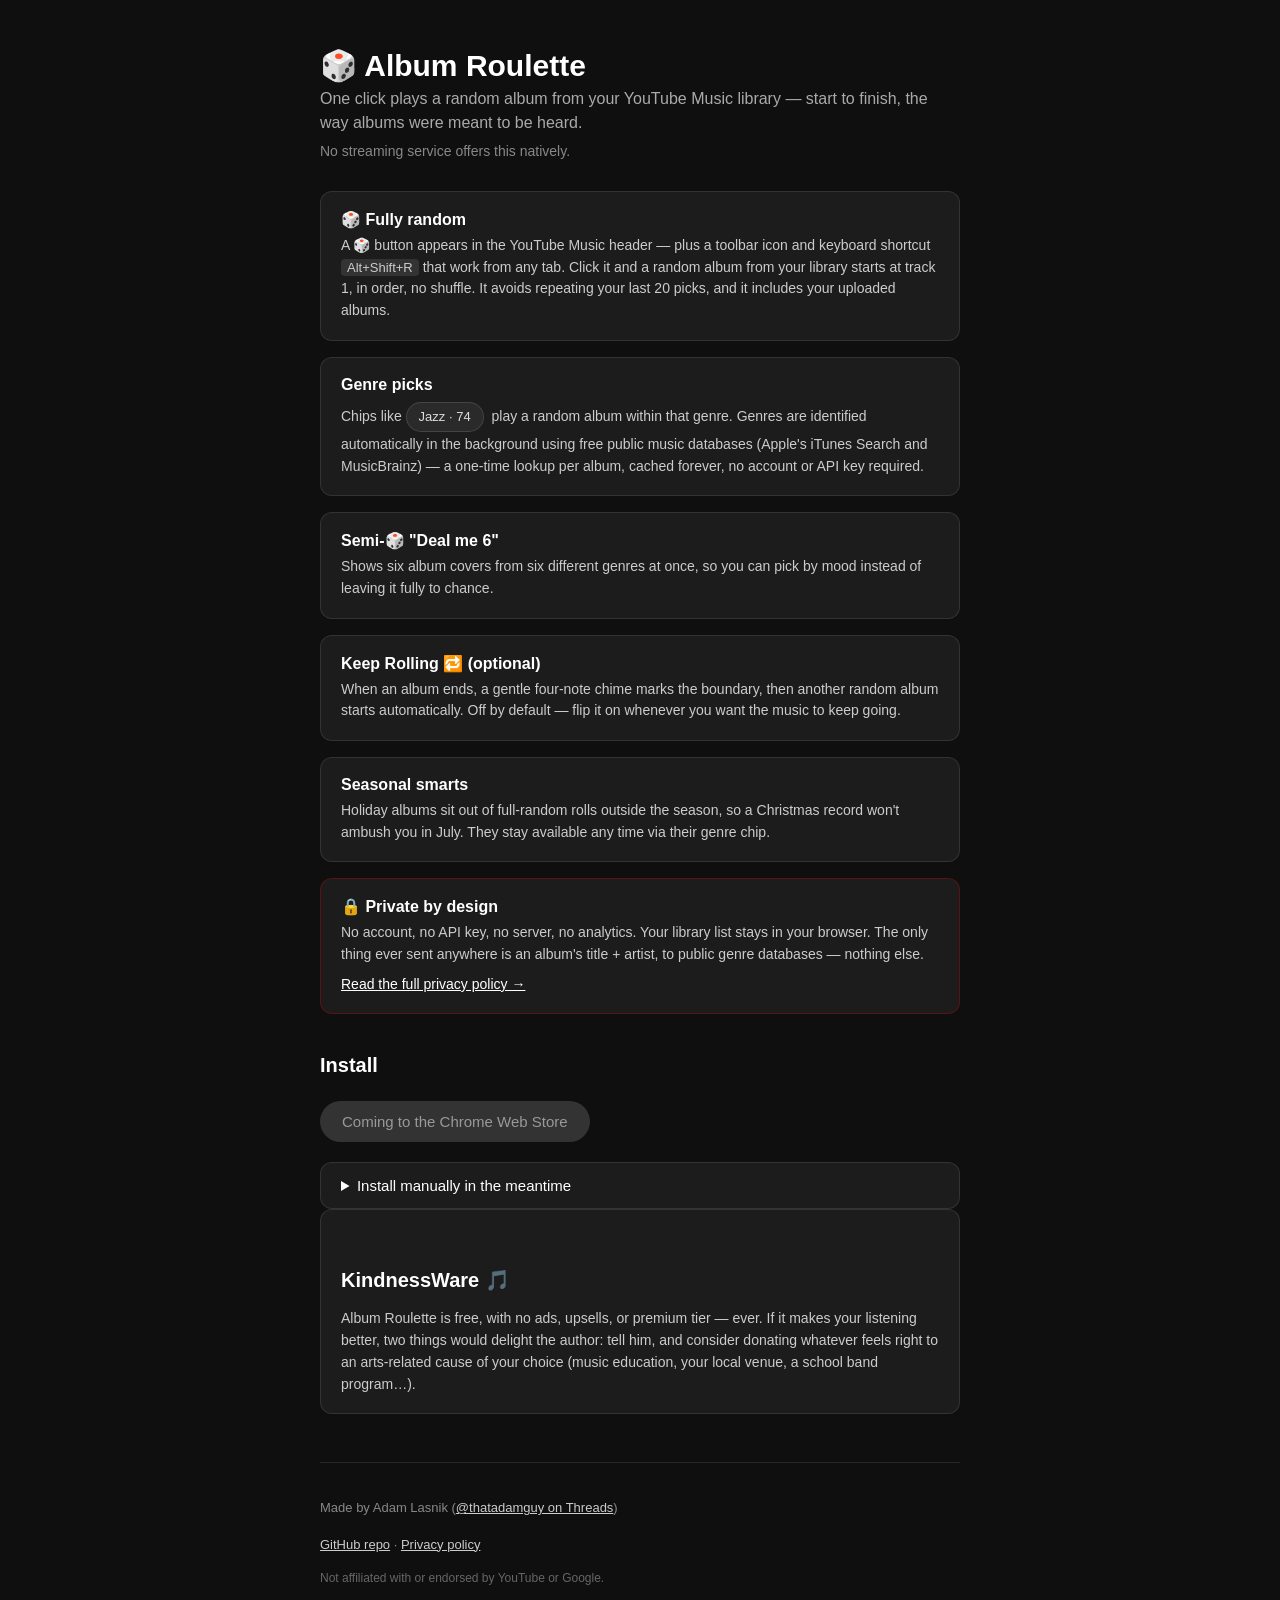
<file: docs/index.html>
<!DOCTYPE html>
<html lang="en">
<head>
<meta charset="utf-8">
<meta name="viewport" content="width=device-width, initial-scale=1">
<title>Album Roulette for YouTube Music 🎲</title>
<style>
  * { box-sizing: border-box; }
  body {
    background: #0f0f0f;
    color: #fff;
    font-family: Roboto, -apple-system, Arial, sans-serif;
    display: flex;
    justify-content: center;
    padding: 48px 16px;
    margin: 0;
  }
  main { max-width: 640px; width: 100%; }
  h1 { font-size: 30px; margin: 0 0 4px; }
  .tagline { color: #aaa; margin: 0 0 8px; font-size: 16px; line-height: 1.5; }
  .subtagline { color: #888; margin: 0 0 32px; font-size: 14px; }
  h2 { font-size: 20px; margin: 40px 0 16px; }
  .card {
    background: #1c1c1c;
    border: 1px solid rgba(255, 255, 255, 0.1);
    border-radius: 12px;
    padding: 18px 20px;
    margin-bottom: 16px;
  }
  .card h3 { font-size: 16px; margin: 0 0 6px; }
  .card p { color: #ccc; font-size: 14px; line-height: 1.55; margin: 0; }
  .card p + p { margin-top: 8px; }
  .chip {
    display: inline-block;
    background: #2a2a2a;
    border: 1px solid rgba(255, 255, 255, 0.12);
    border-radius: 999px;
    padding: 4px 12px;
    font-size: 13px;
    color: #ddd;
    margin: 2px 4px 2px 0;
  }
  kbd {
    background: #333;
    border-radius: 4px;
    padding: 1px 6px;
    font-family: inherit;
    font-size: 13px;
  }
  .privacy-card {
    border-color: rgba(255, 0, 0, 0.25);
  }
  .privacy-card h3 { color: #fff; }
  .go {
    display: inline-block;
    background: #f00;
    color: #fff;
    text-decoration: none;
    font-size: 15px;
    font-weight: 500;
    padding: 12px 22px;
    border-radius: 24px;
    margin-top: 8px;
    border: none;
    cursor: pointer;
  }
  .go:hover { background: #d00; }
  .go.disabled {
    background: #333;
    color: #999;
    cursor: default;
    pointer-events: none;
  }
  details {
    margin-top: 20px;
    background: #1c1c1c;
    border: 1px solid rgba(255, 255, 255, 0.1);
    border-radius: 12px;
    padding: 14px 20px;
  }
  summary {
    cursor: pointer;
    font-size: 15px;
    font-weight: 500;
    color: #fff;
  }
  details ol {
    color: #ccc;
    font-size: 14px;
    line-height: 1.7;
    margin: 12px 0 4px;
    padding-left: 20px;
  }
  details code {
    background: #333;
    border-radius: 4px;
    padding: 1px 6px;
    font-size: 13px;
  }
  a { color: #fff; }
  a.plain { color: #aaa; }
  footer {
    margin-top: 48px;
    padding-top: 20px;
    border-top: 1px solid rgba(255, 255, 255, 0.1);
    color: #888;
    font-size: 13px;
    line-height: 1.8;
  }
  footer a { color: #ccc; }
  .fine { color: #666; font-size: 12px; margin-top: 12px; line-height: 1.5; }
</style>
</head>
<body>
<main>
  <h1>🎲 Album Roulette</h1>
  <p class="tagline">One click plays a random album from your YouTube Music library — start to finish, the way albums were meant to be heard.</p>
  <p class="subtagline">No streaming service offers this natively.</p>

  <div class="card">
    <h3>🎲 Fully random</h3>
    <p>A 🎲 button appears in the YouTube Music header — plus a toolbar icon and keyboard shortcut <kbd>Alt+Shift+R</kbd> that work from any tab. Click it and a random album from your library starts at track 1, in order, no shuffle. It avoids repeating your last 20 picks, and it includes your uploaded albums.</p>
  </div>

  <div class="card">
    <h3>Genre picks</h3>
    <p>Chips like <span class="chip">Jazz · 74</span> play a random album within that genre. Genres are identified automatically in the background using free public music databases (Apple's iTunes Search and MusicBrainz) — a one-time lookup per album, cached forever, no account or API key required.</p>
  </div>

  <div class="card">
    <h3>Semi-🎲 "Deal me 6"</h3>
    <p>Shows six album covers from six different genres at once, so you can pick by mood instead of leaving it fully to chance.</p>
  </div>

  <div class="card">
    <h3>Keep Rolling 🔁 (optional)</h3>
    <p>When an album ends, a gentle four-note chime marks the boundary, then another random album starts automatically. Off by default — flip it on whenever you want the music to keep going.</p>
  </div>

  <div class="card">
    <h3>Seasonal smarts</h3>
    <p>Holiday albums sit out of full-random rolls outside the season, so a Christmas record won't ambush you in July. They stay available any time via their genre chip.</p>
  </div>

  <div class="card privacy-card">
    <h3>🔒 Private by design</h3>
    <p>No account, no API key, no server, no analytics. Your library list stays in your browser. The only thing ever sent anywhere is an album's title + artist, to public genre databases — nothing else.</p>
    <p><a href="privacy.html">Read the full privacy policy →</a></p>
  </div>

  <h2>Install</h2>
  <a class="go disabled" id="install-link" href="#">Coming to the Chrome Web Store</a>

  <details>
    <summary>Install manually in the meantime</summary>
    <ol>
      <li>Download or clone the GitHub repo: <a href="https://github.com/ThatAdamGuy/album-roulette">github.com/ThatAdamGuy/album-roulette</a></li>
      <li>Open <code>chrome://extensions</code> in Chrome</li>
      <li>Turn on <strong>Developer mode</strong> (top right)</li>
      <li>Click <strong>Load unpacked</strong> and select the folder you downloaded</li>
      <li>Open <a href="https://music.youtube.com/">music.youtube.com</a>, signed in, and look for the 🎲</li>
    </ol>
  </details>

  <div class="card">
    <h2>KindnessWare &#127925;</h2>
    <p>Album Roulette is free, with no ads, upsells, or premium tier — ever. If it makes your listening better, two things would delight the author: tell him, and consider donating whatever feels right to an arts-related cause of your choice (music education, your local venue, a school band program&hellip;).</p>
  </div>

  <footer>
    <p>Made by Adam Lasnik (<a href="https://www.threads.com/@thatadamguy">@thatadamguy on Threads</a>)</p>
    <p><a href="https://github.com/ThatAdamGuy/album-roulette">GitHub repo</a> · <a href="privacy.html">Privacy policy</a></p>
    <p class="fine">Not affiliated with or endorsed by YouTube or Google.</p>
  </footer>
</main>
</body>
</html>
</file>
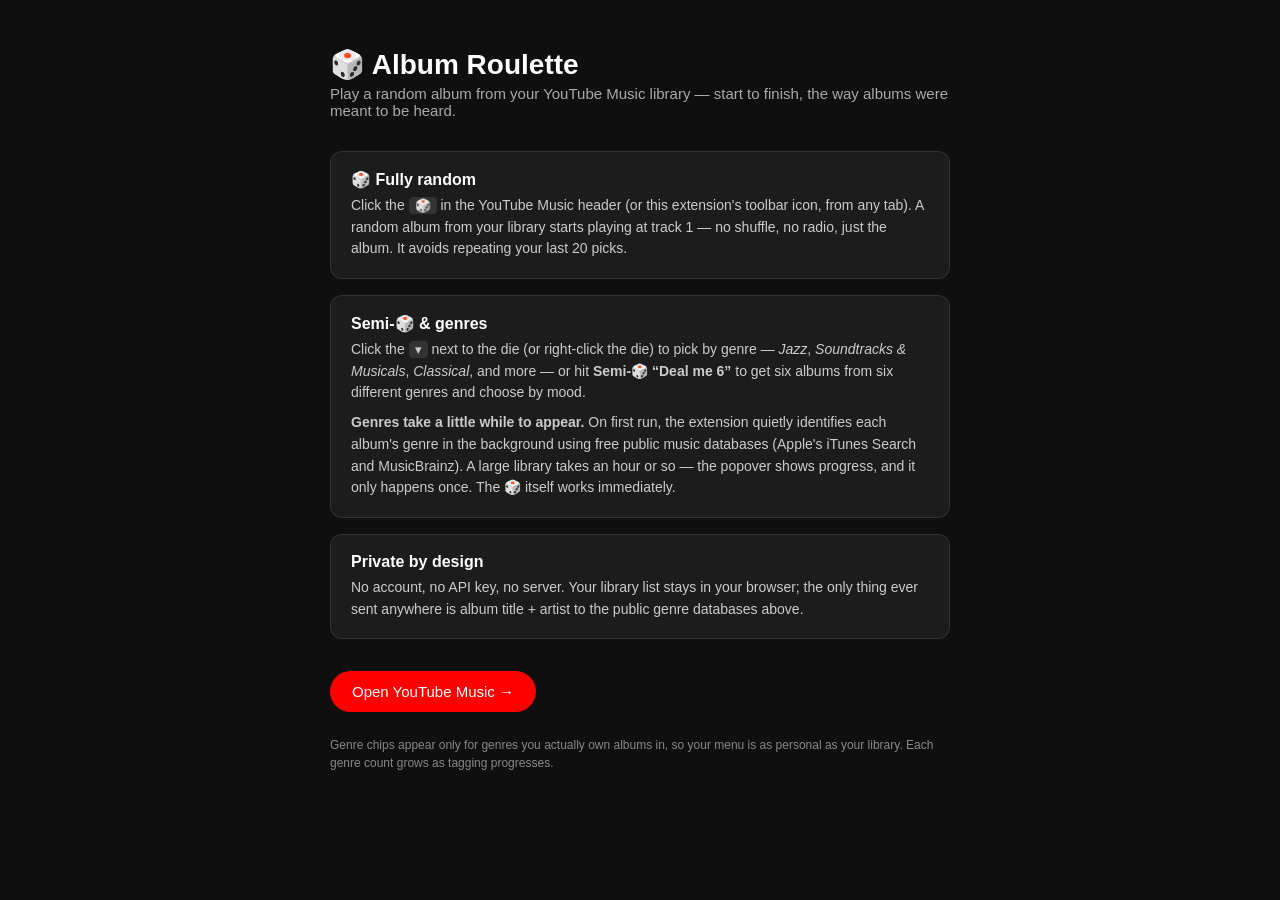
<file: onboarding.html>
<!DOCTYPE html>
<html>
<head>
<meta charset="utf-8">
<title>Welcome to Album Roulette 🎲</title>
<style>
  body {
    background: #0f0f0f;
    color: #fff;
    font-family: Roboto, -apple-system, Arial, sans-serif;
    display: flex;
    justify-content: center;
    padding: 48px 16px;
    margin: 0;
  }
  main { max-width: 620px; }
  h1 { font-size: 28px; margin: 0 0 4px; }
  .tagline { color: #aaa; margin: 0 0 32px; font-size: 15px; }
  .card {
    background: #1c1c1c;
    border: 1px solid rgba(255, 255, 255, 0.1);
    border-radius: 12px;
    padding: 18px 20px;
    margin-bottom: 16px;
  }
  .card h2 { font-size: 16px; margin: 0 0 6px; }
  .card p { color: #ccc; font-size: 14px; line-height: 1.55; margin: 0; }
  .card p + p { margin-top: 8px; }
  kbd {
    background: #333;
    border-radius: 4px;
    padding: 1px 6px;
    font-family: inherit;
    font-size: 13px;
  }
  .go {
    display: inline-block;
    background: #f00;
    color: #fff;
    text-decoration: none;
    font-size: 15px;
    font-weight: 500;
    padding: 12px 22px;
    border-radius: 24px;
    margin-top: 16px;
  }
  .go:hover { background: #d00; }
  .fine { color: #888; font-size: 12px; margin-top: 24px; line-height: 1.5; }
</style>
</head>
<body>
<main>
  <h1>🎲 Album Roulette</h1>
  <p class="tagline">Play a random album from your YouTube Music library — start to finish, the way albums were meant to be heard.</p>

  <div class="card">
    <h2>🎲 Fully random</h2>
    <p>Click the <kbd>🎲</kbd> in the YouTube Music header (or this extension's toolbar icon, from any tab). A random album from your library starts playing at track 1 — no shuffle, no radio, just the album. It avoids repeating your last 20 picks.</p>
  </div>

  <div class="card">
    <h2>Semi-🎲 &amp; genres</h2>
    <p>Click the <kbd>▾</kbd> next to the die (or right-click the die) to pick by genre — <em>Jazz</em>, <em>Soundtracks &amp; Musicals</em>, <em>Classical</em>, and more — or hit <strong>Semi-🎲 “Deal me 6”</strong> to get six albums from six different genres and choose by mood.</p>
    <p><strong>Genres take a little while to appear.</strong> On first run, the extension quietly identifies each album's genre in the background using free public music databases (Apple's iTunes Search and MusicBrainz). A large library takes an hour or so — the popover shows progress, and it only happens once. The 🎲 itself works immediately.</p>
  </div>

  <div class="card">
    <h2>Private by design</h2>
    <p>No account, no API key, no server. Your library list stays in your browser; the only thing ever sent anywhere is album title + artist to the public genre databases above.</p>
  </div>

  <a class="go" href="https://music.youtube.com/">Open YouTube Music →</a>

  <p class="fine">Genre chips appear only for genres you actually own albums in, so your menu is as personal as your library. Each genre count grows as tagging progresses.</p>
</main>
</body>
</html>
</file>
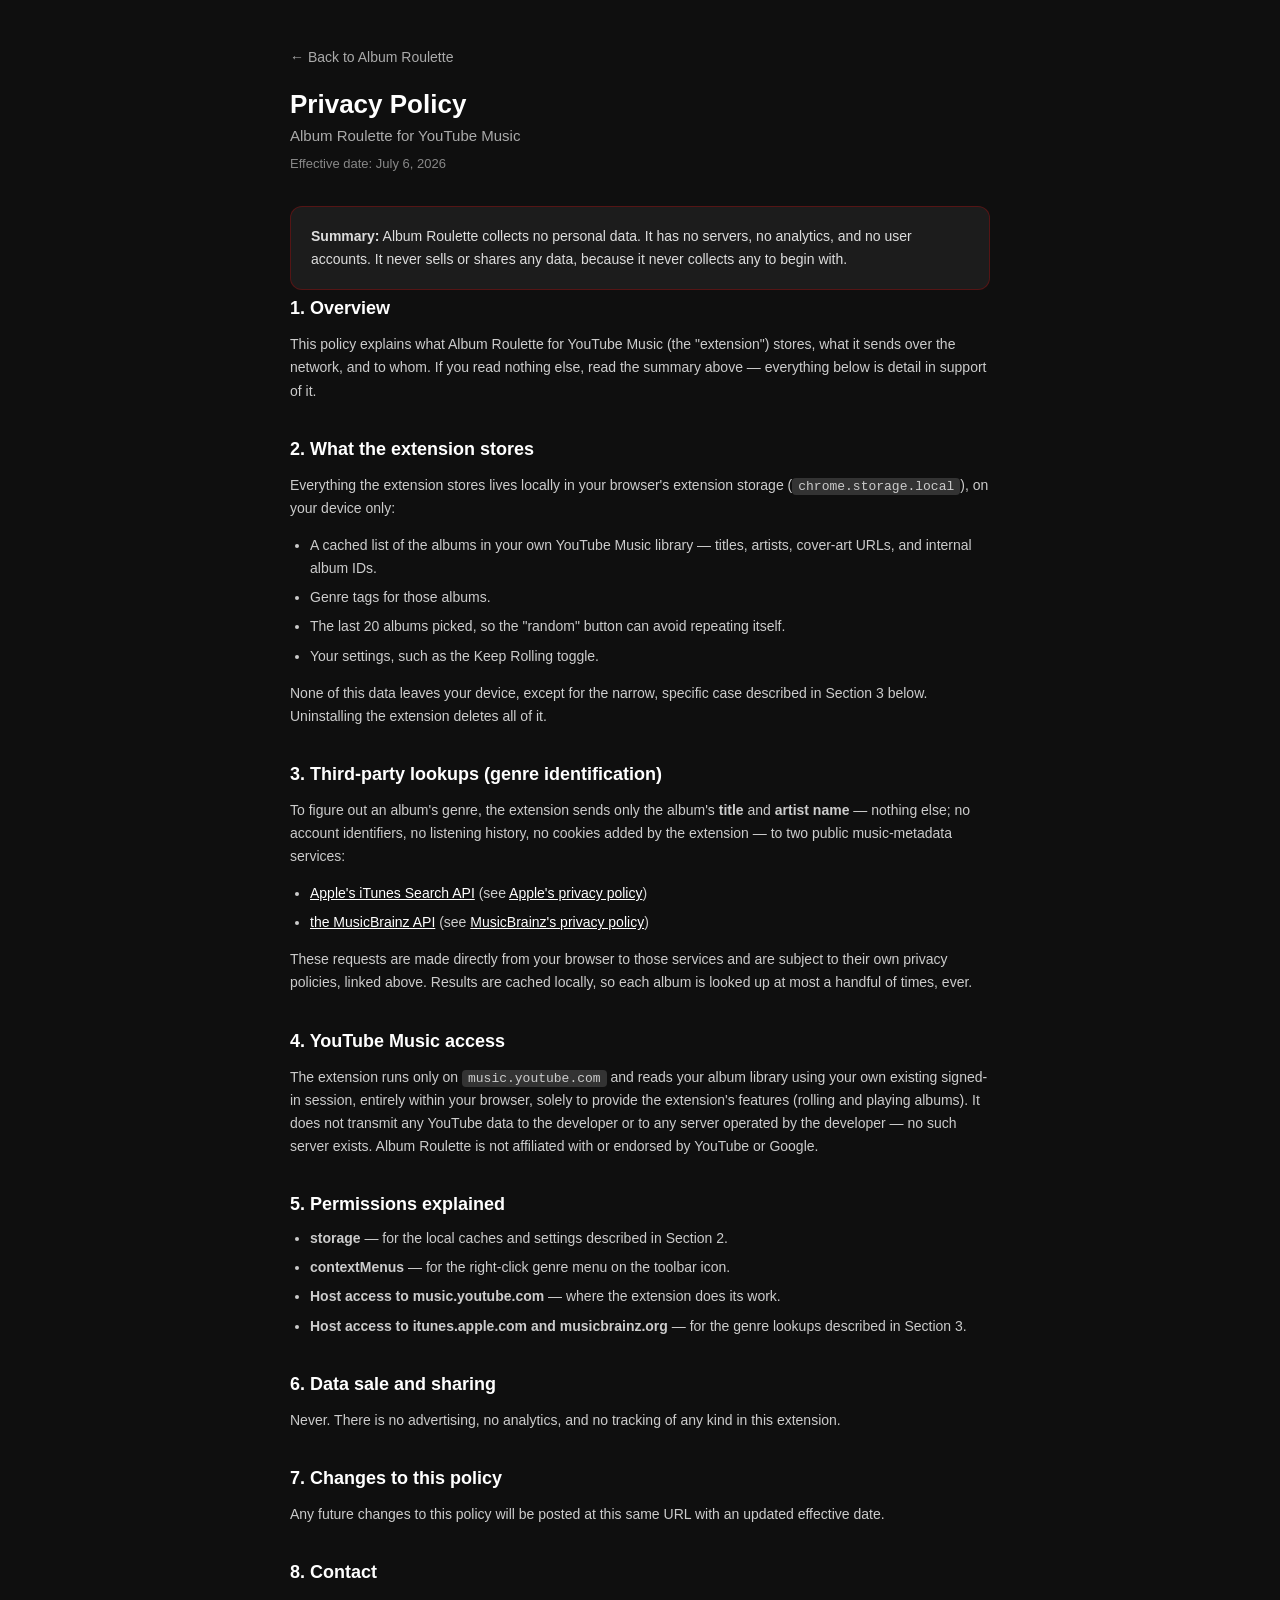
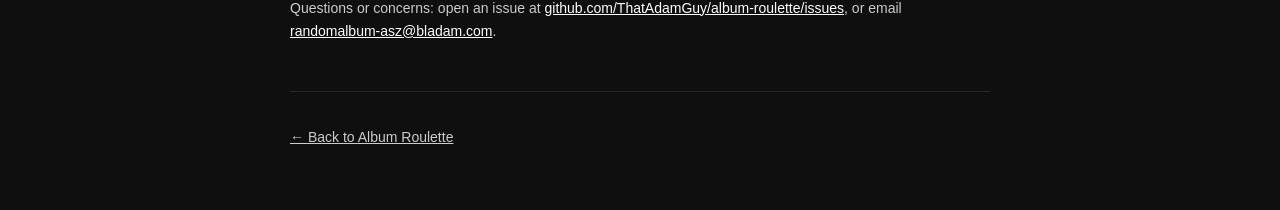
<file: docs/privacy.html>
<!DOCTYPE html>
<html lang="en">
<head>
<meta charset="utf-8">
<meta name="viewport" content="width=device-width, initial-scale=1">
<title>Privacy Policy — Album Roulette for YouTube Music</title>
<style>
  * { box-sizing: border-box; }
  body {
    background: #0f0f0f;
    color: #fff;
    font-family: Roboto, -apple-system, Arial, sans-serif;
    display: flex;
    justify-content: center;
    padding: 48px 16px;
    margin: 0;
  }
  main { max-width: 700px; width: 100%; }
  h1 { font-size: 26px; margin: 0 0 4px; }
  .tagline { color: #aaa; margin: 0 0 4px; font-size: 15px; }
  .effective { color: #888; margin: 0 0 32px; font-size: 13px; }
  h2 { font-size: 18px; margin: 36px 0 12px; }
  h2:first-of-type { margin-top: 0; }
  p, li { color: #ccc; font-size: 14px; line-height: 1.65; }
  ul, ol { padding-left: 20px; margin: 8px 0; }
  li + li { margin-top: 6px; }
  a { color: #fff; }
  .card {
    background: #1c1c1c;
    border: 1px solid rgba(255, 0, 0, 0.25);
    border-radius: 12px;
    padding: 18px 20px;
    margin-bottom: 8px;
  }
  .card p { color: #ddd; margin: 0; }
  .card p + p { margin-top: 8px; }
  code {
    background: #333;
    border-radius: 4px;
    padding: 1px 6px;
    font-size: 13px;
  }
  .back {
    display: inline-block;
    margin-bottom: 24px;
    color: #aaa;
    font-size: 14px;
    text-decoration: none;
  }
  .back:hover { color: #fff; }
  footer {
    margin-top: 48px;
    padding-top: 20px;
    border-top: 1px solid rgba(255, 255, 255, 0.1);
    color: #888;
    font-size: 13px;
    line-height: 1.8;
  }
  footer a { color: #ccc; }
</style>
</head>
<body>
<main>
  <a class="back" href="index.html">← Back to Album Roulette</a>

  <h1>Privacy Policy</h1>
  <p class="tagline">Album Roulette for YouTube Music</p>
  <p class="effective">Effective date: July 6, 2026</p>

  <div class="card">
    <p><strong>Summary:</strong> Album Roulette collects no personal data. It has no servers, no analytics, and no user accounts. It never sells or shares any data, because it never collects any to begin with.</p>
  </div>

  <h2>1. Overview</h2>
  <p>This policy explains what Album Roulette for YouTube Music (the "extension") stores, what it sends over the network, and to whom. If you read nothing else, read the summary above — everything below is detail in support of it.</p>

  <h2>2. What the extension stores</h2>
  <p>Everything the extension stores lives locally in your browser's extension storage (<code>chrome.storage.local</code>), on your device only:</p>
  <ul>
    <li>A cached list of the albums in your own YouTube Music library — titles, artists, cover-art URLs, and internal album IDs.</li>
    <li>Genre tags for those albums.</li>
    <li>The last 20 albums picked, so the "random" button can avoid repeating itself.</li>
    <li>Your settings, such as the Keep Rolling toggle.</li>
  </ul>
  <p>None of this data leaves your device, except for the narrow, specific case described in Section 3 below. Uninstalling the extension deletes all of it.</p>

  <h2>3. Third-party lookups (genre identification)</h2>
  <p>To figure out an album's genre, the extension sends only the album's <strong>title</strong> and <strong>artist name</strong> — nothing else; no account identifiers, no listening history, no cookies added by the extension — to two public music-metadata services:</p>
  <ul>
    <li><a href="https://performance-partners.apple.com/search-api">Apple's iTunes Search API</a> (see <a href="https://www.apple.com/legal/privacy/">Apple's privacy policy</a>)</li>
    <li><a href="https://musicbrainz.org">the MusicBrainz API</a> (see <a href="https://metabrainz.org/privacy">MusicBrainz's privacy policy</a>)</li>
  </ul>
  <p>These requests are made directly from your browser to those services and are subject to their own privacy policies, linked above. Results are cached locally, so each album is looked up at most a handful of times, ever.</p>

  <h2>4. YouTube Music access</h2>
  <p>The extension runs only on <code>music.youtube.com</code> and reads your album library using your own existing signed-in session, entirely within your browser, solely to provide the extension's features (rolling and playing albums). It does not transmit any YouTube data to the developer or to any server operated by the developer — no such server exists. Album Roulette is not affiliated with or endorsed by YouTube or Google.</p>

  <h2>5. Permissions explained</h2>
  <ul>
    <li><strong>storage</strong> — for the local caches and settings described in Section 2.</li>
    <li><strong>contextMenus</strong> — for the right-click genre menu on the toolbar icon.</li>
    <li><strong>Host access to music.youtube.com</strong> — where the extension does its work.</li>
    <li><strong>Host access to itunes.apple.com and musicbrainz.org</strong> — for the genre lookups described in Section 3.</li>
  </ul>

  <h2>6. Data sale and sharing</h2>
  <p>Never. There is no advertising, no analytics, and no tracking of any kind in this extension.</p>

  <h2>7. Changes to this policy</h2>
  <p>Any future changes to this policy will be posted at this same URL with an updated effective date.</p>

  <h2>8. Contact</h2>
  <p>Questions or concerns: open an issue at <a href="https://github.com/ThatAdamGuy/album-roulette/issues">github.com/ThatAdamGuy/album-roulette/issues</a>, or email <a href="mailto:randomalbum-asz@bladam.com">randomalbum-asz@bladam.com</a>.</p>

  <footer>
    <p><a href="index.html">← Back to Album Roulette</a></p>
  </footer>
</main>
</body>
</html>
</file>
